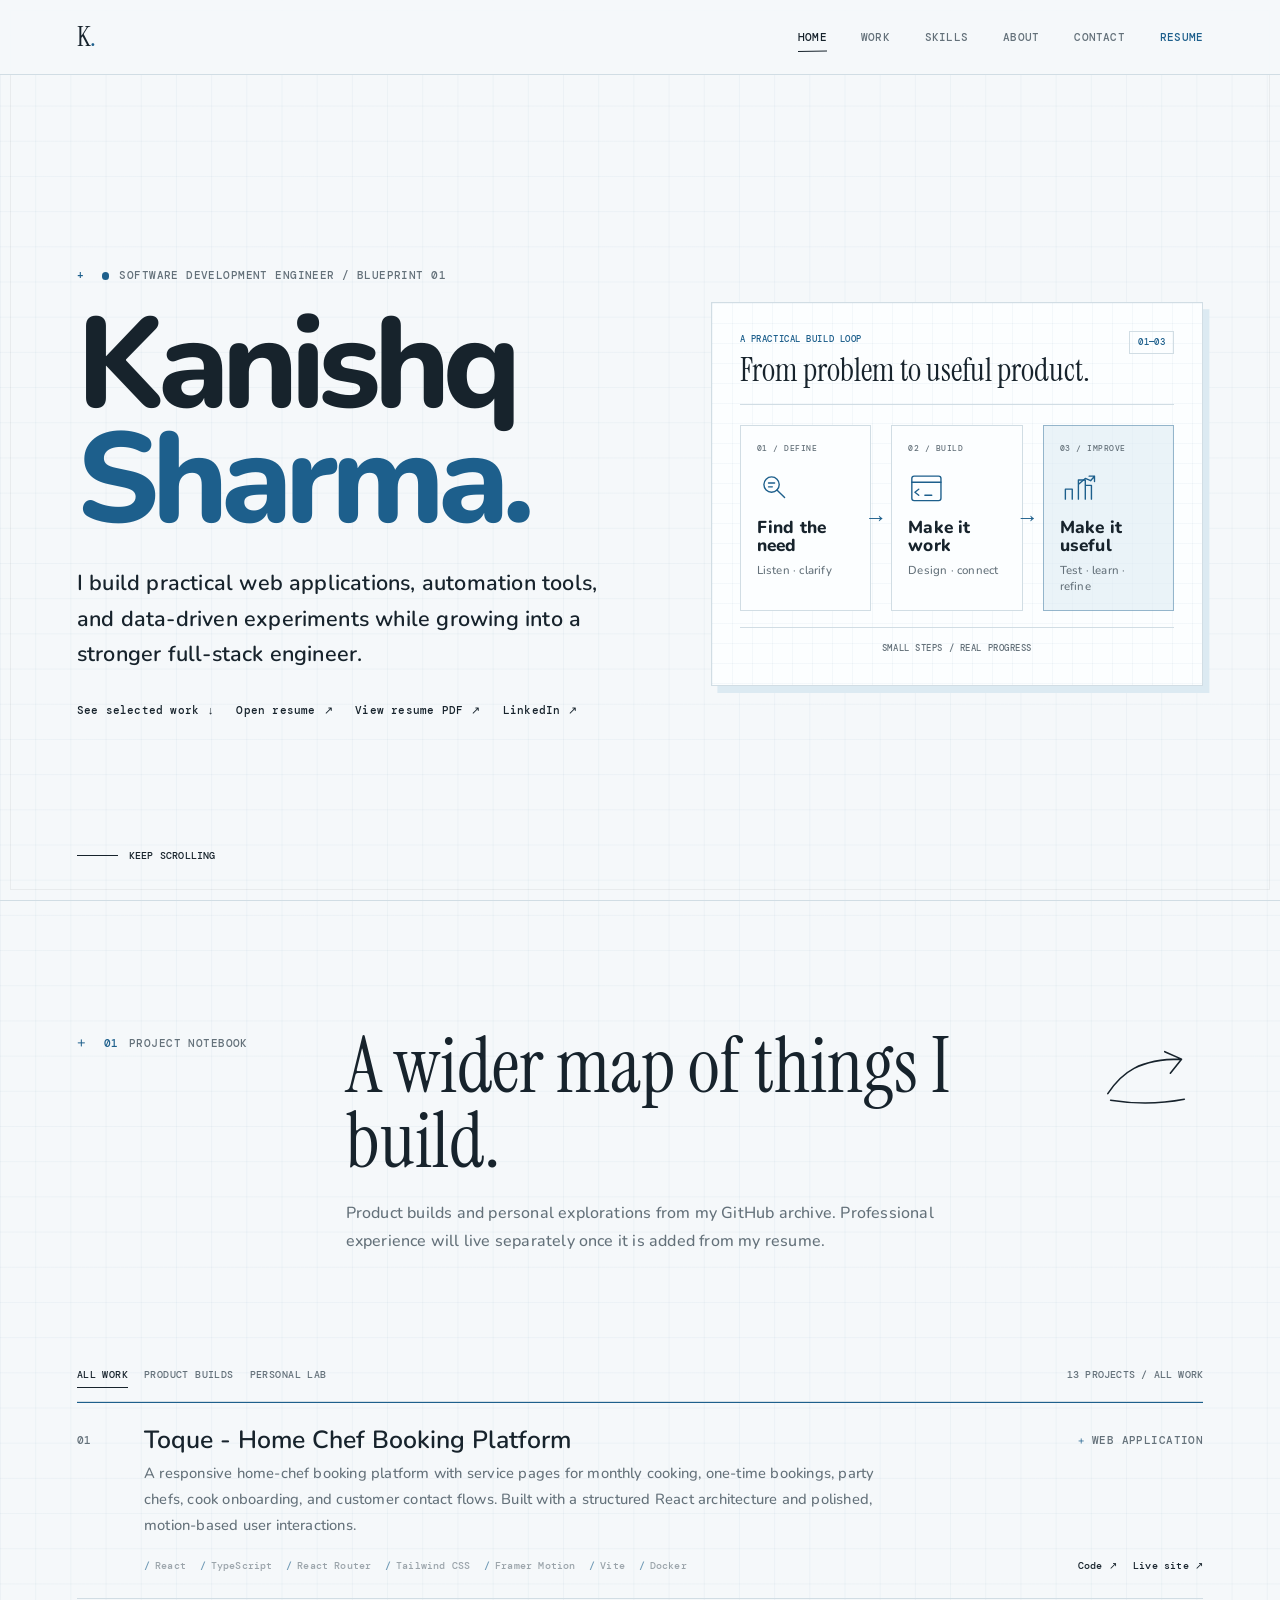
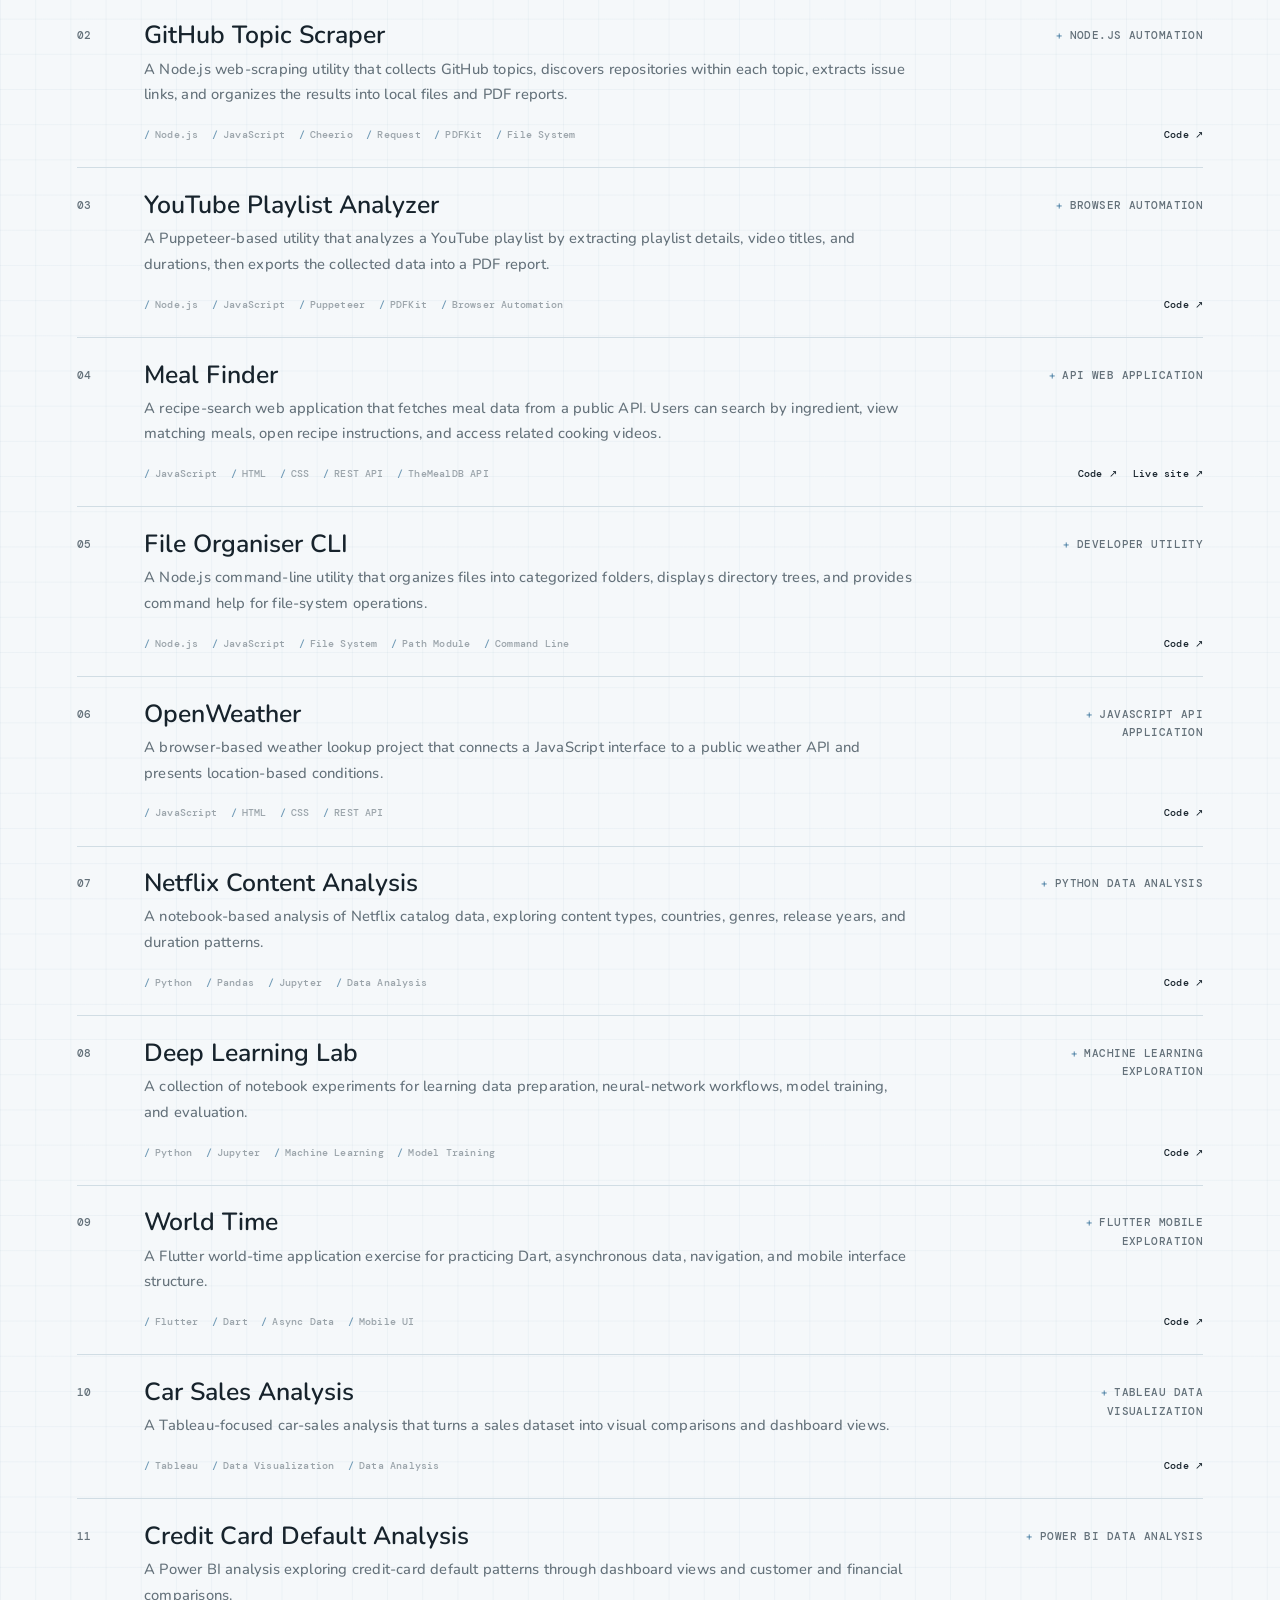
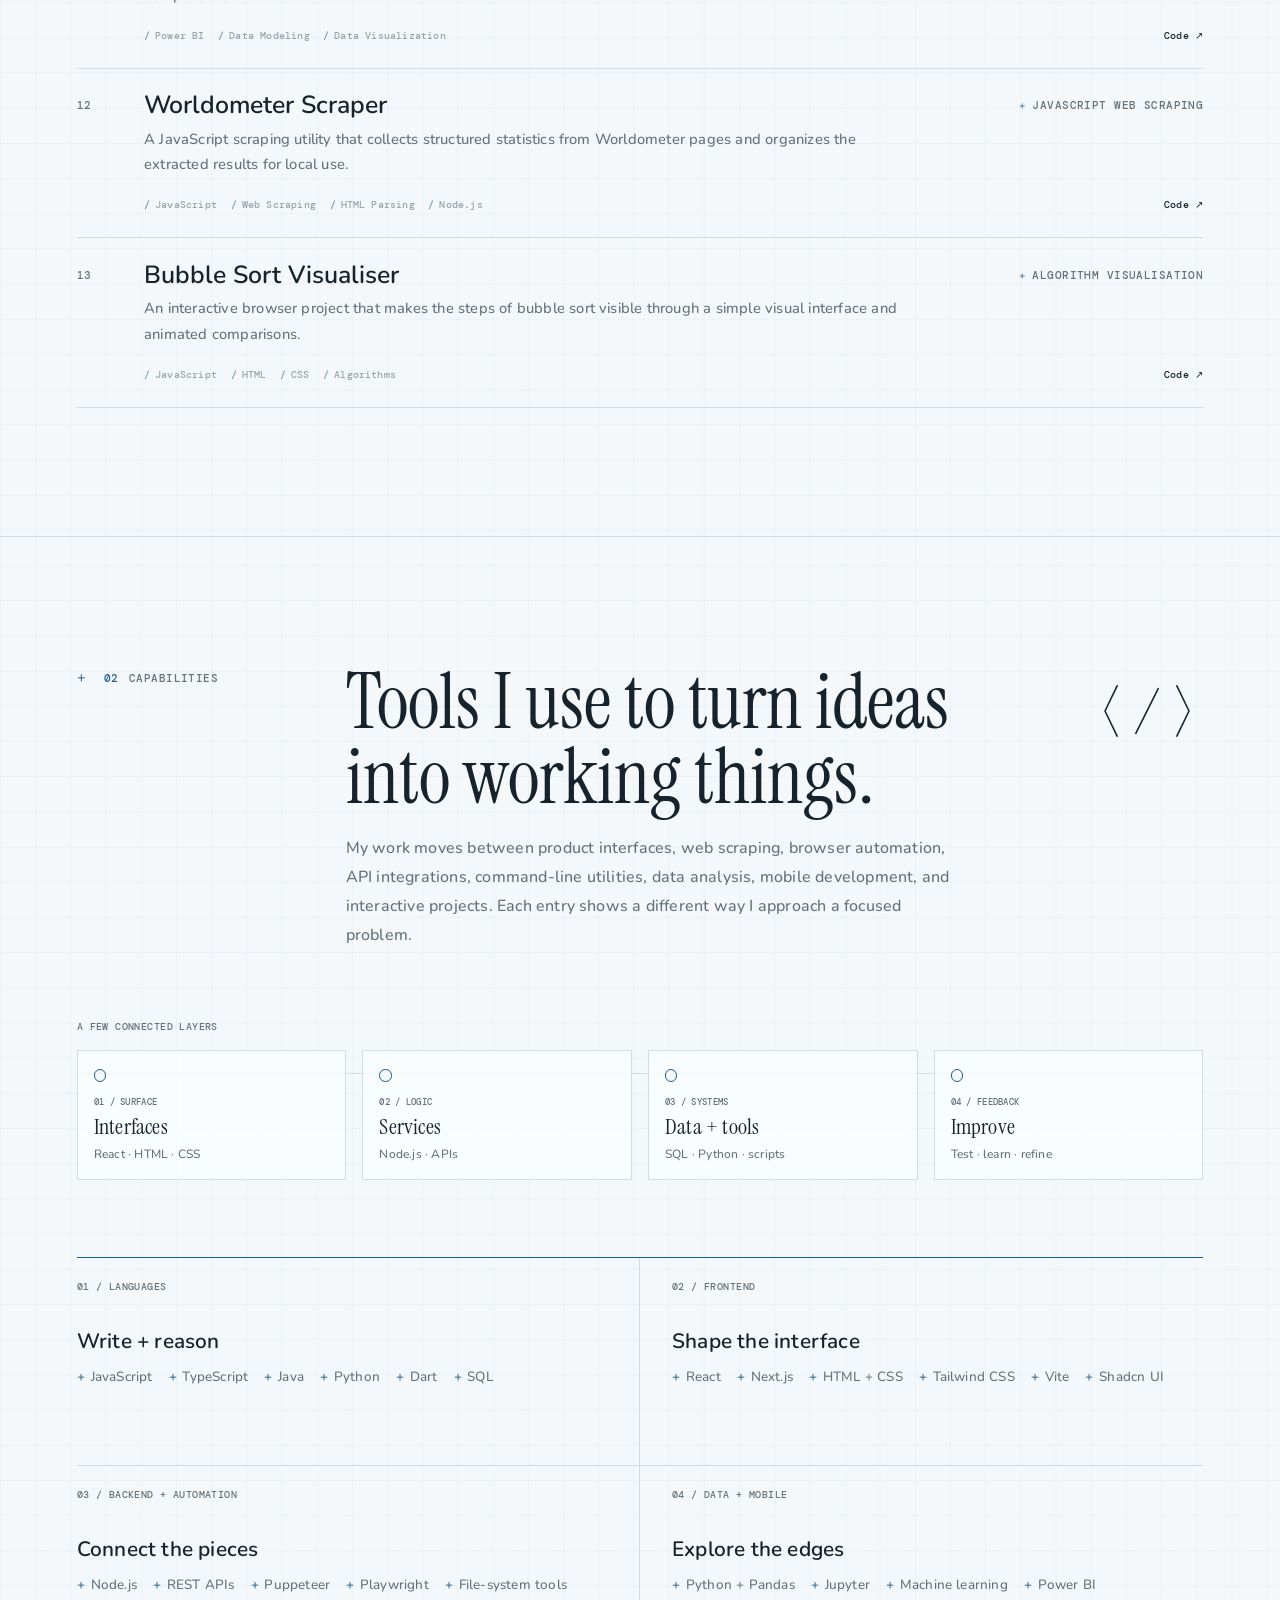
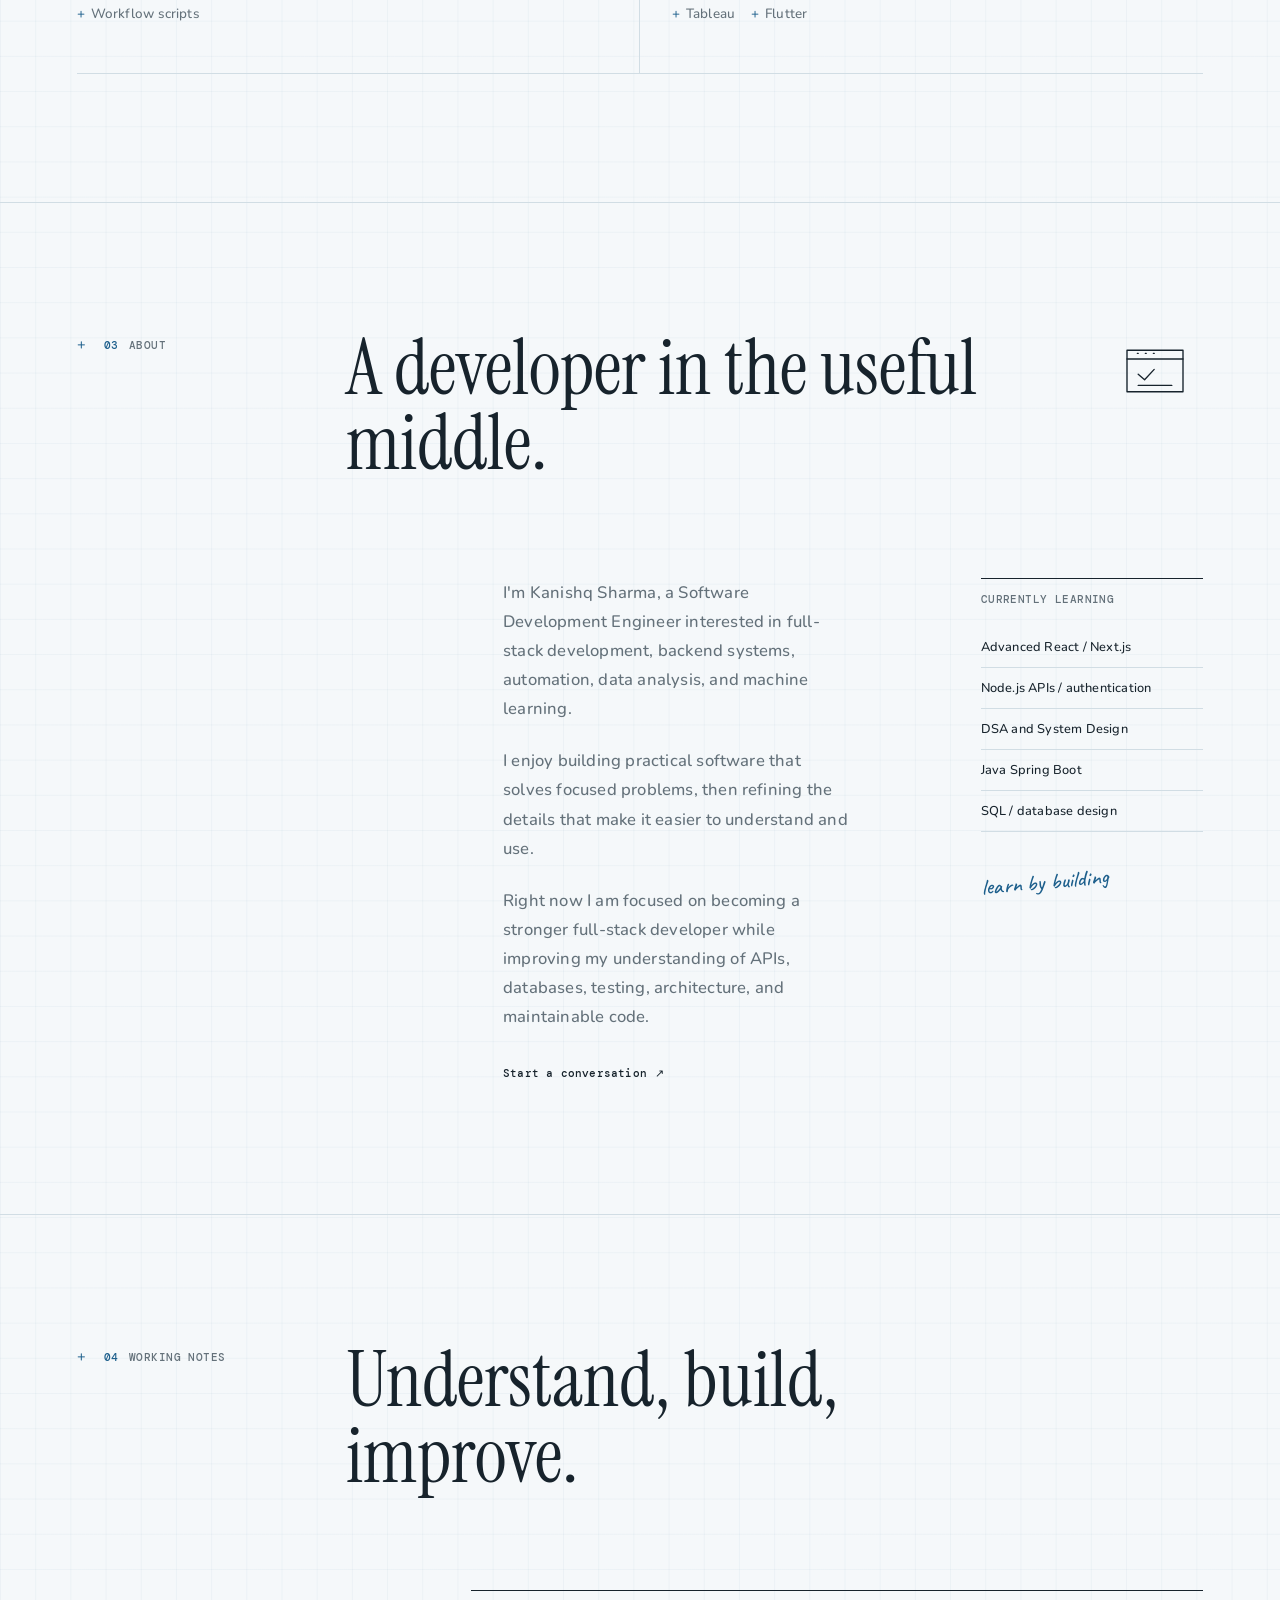
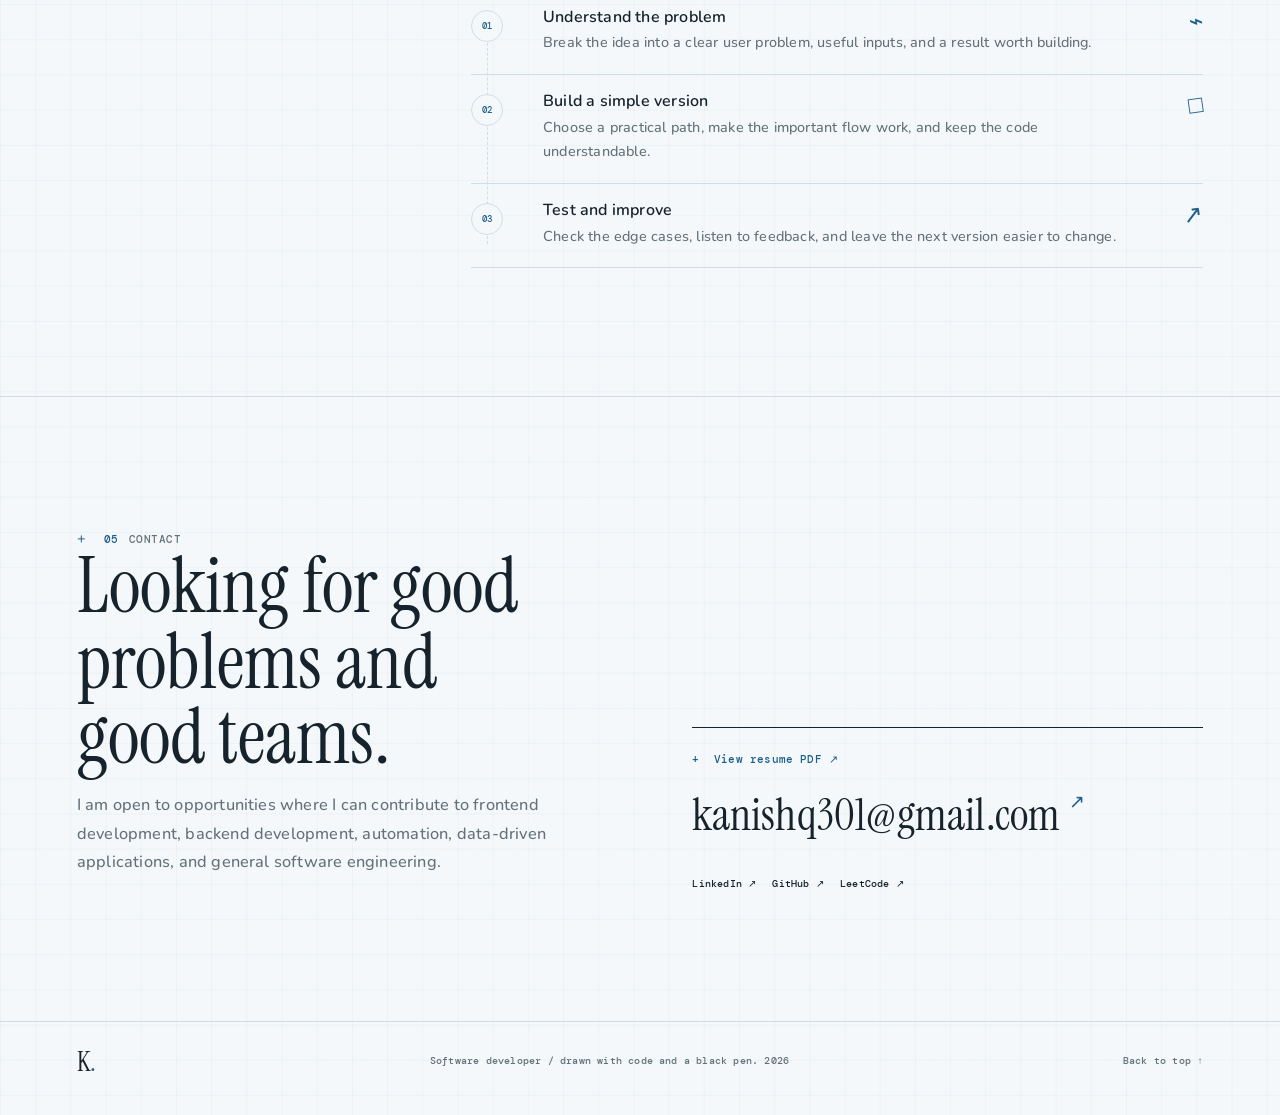
<file: index.html>
<!doctype html>
<html lang="en">

<head>
    <meta charset="UTF-8">
    <meta name="viewport" content="width=device-width, initial-scale=1.0">
    <meta name="description" content="Kanishq Sharma is a software development engineer exploring full-stack applications, automation, data, and machine learning.">
    <title>Kanishq Sharma | Software Development Engineer</title>
    <link rel="preconnect" href="https://fonts.googleapis.com">
    <link rel="preconnect" href="https://fonts.gstatic.com" crossorigin>
    <link href="https://fonts.googleapis.com/css2?family=Caveat:wght@500&family=DM+Mono:wght@400;500&family=Instrument+Serif:ital@0;1&family=Nunito:wght@400;500;600;700;800&display=swap" rel="stylesheet">
    <link rel="stylesheet" href="style.css">
</head>

<body>
    <a class="skip-link" href="#main-content">Skip to content</a>
    <div class="cursor-note" id="cursor-note" aria-hidden="true">
        <span class="cursor-note-arrow">↗</span>
        <span id="cursor-note-label">Explore</span>
    </div>

    <header class="site-header" id="top">
        <a class="brand" href="#home" aria-label="Kanishq Sharma home">K<span>.</span></a>
        <nav class="site-nav" aria-label="Primary navigation">
            <a class="nav-link is-active" data-nav-link href="#home">Home</a>
            <a class="nav-link" data-nav-link href="#work">Work</a>
            <a class="nav-link" data-nav-link href="#skills">Skills</a>
            <a class="nav-link" data-nav-link href="#about">About</a>
            <a class="nav-link" data-nav-link href="#contact">Contact</a>
            <a class="nav-link resume-link" href="resume.html">Resume</a>
        </nav>
        <button class="menu-toggle" type="button" aria-label="Open navigation menu" aria-expanded="false" aria-controls="mobile-nav">
            <span></span><span></span>
        </button>
        <nav class="mobile-nav" id="mobile-nav" aria-label="Mobile navigation" hidden>
            <a data-nav-link href="#home">Home</a>
            <a data-nav-link href="#work">Work</a>
            <a data-nav-link href="#skills">Skills</a>
            <a data-nav-link href="#about">About</a>
            <a data-nav-link href="#contact">Contact</a>
            <a href="resume.html">Resume</a>
        </nav>
    </header>

    <main id="main-content">
        <section class="hero" id="home" aria-labelledby="hero-title">
            <div class="hero-copy">
                <p class="eyebrow intro-reveal"><span class="eyebrow-mark"></span> software development engineer / blueprint 01</p>
                <h1 class="hero-name intro-reveal" id="hero-title">Kanishq<br><em>Sharma.</em></h1>
                <p class="hero-subtitle intro-reveal">I build practical web applications, automation tools, and data-driven experiments while growing into a stronger full-stack engineer.</p>
                <div class="hero-links intro-reveal" aria-label="Quick links">
                    <a class="text-link" href="#work">See selected work <span aria-hidden="true">↓</span></a>
                    <a class="text-link" href="resume.html">Open resume <span aria-hidden="true">↗</span></a>
                    <a class="text-link" href="resume.pdf" target="_blank" rel="noreferrer">View resume PDF <span aria-hidden="true">↗</span></a>
                    <a class="text-link" data-profile-link="linkedin" href="https://www.linkedin.com/in/kanishq-sharma-9b49661bb/" target="_blank" rel="noreferrer">LinkedIn <span aria-hidden="true">↗</span></a>
                </div>
            </div>
            <div class="hero-visual intro-reveal">
                <div class="build-diagram" role="group" aria-labelledby="build-diagram-title">
                    <header class="build-diagram-header">
                        <div>
                            <p class="diagram-kicker">A practical build loop</p>
                            <h2 class="build-diagram-title" id="build-diagram-title">From problem to useful product.</h2>
                        </div>
                        <span class="diagram-status" aria-hidden="true">01—03</span>
                    </header>
                    <ol class="diagram-steps">
                        <li class="diagram-step diagram-step--one">
                            <span class="diagram-index">01 / Define</span>
                            <svg class="diagram-icon" viewBox="0 0 48 48" aria-hidden="true">
                                <circle cx="19" cy="19" r="10"></circle>
                                <path d="m26 26 10 10M15 17h8m-8 5h5"></path>
                            </svg>
                            <h3>Find the need</h3>
                            <p>Listen · clarify</p>
                        </li>
                        <li class="diagram-step diagram-step--two">
                            <span class="diagram-index">02 / Build</span>
                            <svg class="diagram-icon" viewBox="0 0 48 48" aria-hidden="true">
                                <rect x="5" y="8" width="38" height="32" rx="3"></rect>
                                <path d="M5 16h38m-29 9-5 4 5 4m8 0h9"></path>
                            </svg>
                            <h3>Make it work</h3>
                            <p>Design · connect</p>
                        </li>
                        <li class="diagram-step diagram-step--three">
                            <span class="diagram-index">03 / Improve</span>
                            <svg class="diagram-icon" viewBox="0 0 48 48" aria-hidden="true">
                                <path d="M7 38V25h9v13m8 0V13h9v25m8 0V20h-8"></path>
                                <path d="m25 18 8-7 7 3 5-6m-7 0h7v7"></path>
                            </svg>
                            <h3>Make it useful</h3>
                            <p>Test · learn · refine</p>
                        </li>
                    </ol>
                    <p class="diagram-footer">Small steps <span aria-hidden="true">/</span> real progress</p>
                </div>
            </div>
            <a class="hero-note" href="#work"><span class="hero-note-line"></span> Keep scrolling</a>
        </section>

        <section class="section work-section" id="work" aria-labelledby="work-title">
            <div class="section-intro reveal">
                    <p class="section-kicker"><span>01</span> Project notebook</p>
                <div class="section-intro-copy">
                    <h2 id="work-title">A wider map of things I build.</h2>
                    <p>Product builds and personal explorations from my GitHub archive. Professional experience will live separately once it is added from my resume.</p>
                </div>
                <svg class="section-doodle" viewBox="0 0 120 90" aria-hidden="true">
                    <path d="M18 65c15-23 34-37 78-37m-17-8 18 8-12 15" />
                    <path d="M21 72c25 4 53 4 79-1" />
                </svg>
            </div>
            <div class="work-controls" aria-label="Project collections">
                <div class="work-filters" role="group" aria-label="Filter projects">
                    <button class="work-filter is-active" type="button" data-project-filter="all" aria-pressed="true">All work</button>
                    <button class="work-filter" type="button" data-project-filter="build" aria-pressed="false">Product builds</button>
                    <button class="work-filter" type="button" data-project-filter="personal" aria-pressed="false">Personal lab</button>
                </div>
                <p class="work-filter-note" id="project-filter-note" aria-live="polite">14 projects / All work</p>
            </div>
            <div class="project-list" id="project-list" aria-live="polite"></div>
        </section>

        <section class="section capabilities-section" id="skills" aria-labelledby="skills-title">
            <div class="section-intro reveal">
                <p class="section-kicker"><span>02</span> Capabilities</p>
                <div class="section-intro-copy">
                    <h2 id="skills-title">Tools I use to turn ideas into working things.</h2>
                    <p>My work moves between product interfaces, web scraping, browser automation, API integrations, command-line utilities, data analysis, mobile development, and interactive projects. Each entry shows a different way I approach a focused problem.</p>
                </div>
                <svg class="section-doodle" viewBox="0 0 120 90" aria-hidden="true">
                    <path d="M28 18 15 45l13 27m64-54 13 27-13 27M48 69l24-48" />
                </svg>
            </div>
            <div class="stack-map reveal" aria-label="A simple map of connected software layers">
                <p class="stack-map-heading">A few connected layers</p>
                <ol class="stack-map-track">
                    <li class="stack-map-node">
                        <span class="stack-map-index">01 / Surface</span>
                        <strong>Interfaces</strong>
                        <span class="stack-map-detail">React · HTML · CSS</span>
                    </li>
                    <li class="stack-map-node">
                        <span class="stack-map-index">02 / Logic</span>
                        <strong>Services</strong>
                        <span class="stack-map-detail">Node.js · APIs</span>
                    </li>
                    <li class="stack-map-node">
                        <span class="stack-map-index">03 / Systems</span>
                        <strong>Data + tools</strong>
                        <span class="stack-map-detail">SQL · Python · scripts</span>
                    </li>
                    <li class="stack-map-node">
                        <span class="stack-map-index">04 / Feedback</span>
                        <strong>Improve</strong>
                        <span class="stack-map-detail">Test · learn · refine</span>
                    </li>
                </ol>
            </div>
            <div class="capability-grid">
                <article class="capability-group reveal">
                    <p class="capability-label">01 / Languages</p>
                    <h3>Write + reason</h3>
                    <ul class="capability-list"><li>JavaScript</li><li>TypeScript</li><li>Java</li><li>Python</li><li>Dart</li><li>SQL</li></ul>
                </article>
                <article class="capability-group reveal">
                    <p class="capability-label">02 / Frontend</p>
                    <h3>Shape the interface</h3>
                    <ul class="capability-list"><li>React</li><li>Next.js</li><li>HTML + CSS</li><li>Tailwind CSS</li><li>Vite</li><li>Shadcn UI</li></ul>
                </article>
                <article class="capability-group reveal">
                    <p class="capability-label">03 / Backend + automation</p>
                    <h3>Connect the pieces</h3>
                    <ul class="capability-list"><li>Node.js</li><li>REST APIs</li><li>Puppeteer</li><li>Playwright</li><li>File-system tools</li><li>Workflow scripts</li></ul>
                </article>
                <article class="capability-group reveal">
                    <p class="capability-label">04 / Data + mobile</p>
                    <h3>Explore the edges</h3>
                    <ul class="capability-list"><li>Python + Pandas</li><li>Jupyter</li><li>Machine learning</li><li>Power BI</li><li>Tableau</li><li>Flutter</li></ul>
                </article>
            </div>
        </section>

        <section class="section about-section" id="about" aria-labelledby="about-title">
            <div class="section-intro reveal">
                <p class="section-kicker"><span>03</span> About</p>
                <div class="section-intro-copy">
                    <h2 id="about-title">A developer in the useful middle.</h2>
                </div>
                <svg class="section-doodle small-doodle" viewBox="0 0 120 90" aria-hidden="true">
                    <path d="M25 19h70v52H25z" />
                    <path d="M25 30h70M38 23h1m9 0h1m9 0h1" />
                    <path d="M39 49l8 7 12-13m-20 20h42" />
                </svg>
            </div>
            <div class="about-grid">
                <div class="about-copy reveal">
                    <p>I'm Kanishq Sharma, a Software Development Engineer interested in full-stack development, backend systems, automation, data analysis, and machine learning.</p>
                    <p>I enjoy building practical software that solves focused problems, then refining the details that make it easier to understand and use.</p>
                    <p>Right now I am focused on becoming a stronger full-stack developer while improving my understanding of APIs, databases, testing, architecture, and maintainable code.</p>
                    <a class="text-link" href="#contact">Start a conversation <span aria-hidden="true">↗</span></a>
                </div>
                <aside class="about-notes reveal" aria-label="Tools and focus areas">
                    <p class="note-heading">Currently learning</p>
                    <ul class="tool-list">
                        <li>Advanced React / Next.js</li>
                        <li>Node.js APIs / authentication</li>
                        <li>DSA and System Design</li>
                        <li>Java Spring Boot</li>
                        <li>SQL / database design</li>
                        <!-- <li>Testing / CI/CD workflows</li> -->
                        <!-- <li>Machine-learning fundamentals</li> -->
                    </ul>
                    <p class="hand-note">learn by building</p>
                </aside>
            </div>
        </section>

        <section class="section approach-section" aria-labelledby="approach-title">
            <div class="section-intro reveal">
                <p class="section-kicker"><span>04</span> Working notes</p>
                <div class="section-intro-copy">
                    <h2 id="approach-title">Understand, build, improve.</h2>
                </div>
            </div>
            <ol class="approach-list" aria-label="A three-step development process">
                <li class="approach-item reveal">
                    <span class="approach-number">01</span>
                    <div><h3>Understand the problem</h3><p>Break the idea into a clear user problem, useful inputs, and a result worth building.</p></div>
                    <span class="approach-mark" aria-hidden="true">⌁</span>
                </li>
                <li class="approach-item reveal">
                    <span class="approach-number">02</span>
                    <div><h3>Build a simple version</h3><p>Choose a practical path, make the important flow work, and keep the code understandable.</p></div>
                    <span class="approach-mark" aria-hidden="true">□</span>
                </li>
                <li class="approach-item reveal">
                    <span class="approach-number">03</span>
                    <div><h3>Test and improve</h3><p>Check the edge cases, listen to feedback, and leave the next version easier to change.</p></div>
                    <span class="approach-mark" aria-hidden="true">↗</span>
                </li>
            </ol>
        </section>

        <section class="section contact-section" id="contact" aria-labelledby="contact-title">
            <div class="contact-copy reveal">
                <p class="section-kicker"><span>05</span> Contact</p>
                <h2 id="contact-title">Looking for good problems and good teams.</h2>
                <p>I am open to opportunities where I can contribute to frontend development, backend development, automation, data-driven applications, and general software engineering.</p>
            </div>
            <div class="contact-actions reveal">
                <a class="contact-resume" href="resume.pdf" target="_blank" rel="noreferrer">View resume PDF <span aria-hidden="true">↗</span></a>
                <a class="contact-email" data-contact-email href="mailto:kanishq301@gmail.com">kanishq301@gmail.com <span aria-hidden="true">↗</span></a>
                <div class="social-links" aria-label="Social links">
                    <a data-profile-link="linkedin" href="https://www.linkedin.com/in/kanishq-sharma-9b49661bb/" target="_blank" rel="noreferrer">LinkedIn <span aria-hidden="true">↗</span></a>
                    <a data-profile-link="github" href="https://github.com/Kanishq10" target="_blank" rel="noreferrer">GitHub <span aria-hidden="true">↗</span></a>
                    <a data-profile-link="leetcode" href="https://leetcode.com/u/kanishq10/" target="_blank" rel="noreferrer">LeetCode <span aria-hidden="true">↗</span></a>
                </div>
                <!-- <p class="contact-note">Update the email and social URLs in <span>scripts/main.js</span>.</p> -->
            </div>
        </section>
    </main>

    <footer class="site-footer">
        <a class="brand" href="#home" aria-label="Back to top">K<span>.</span></a>
        <p>Software developer / drawn with code and a black pen. <span id="year"></span></p>
        <a class="back-top" href="#top">Back to top <span aria-hidden="true">↑</span></a>
    </footer>

    <script src="scripts/main.js" defer></script>
</body>

</html>
</file>
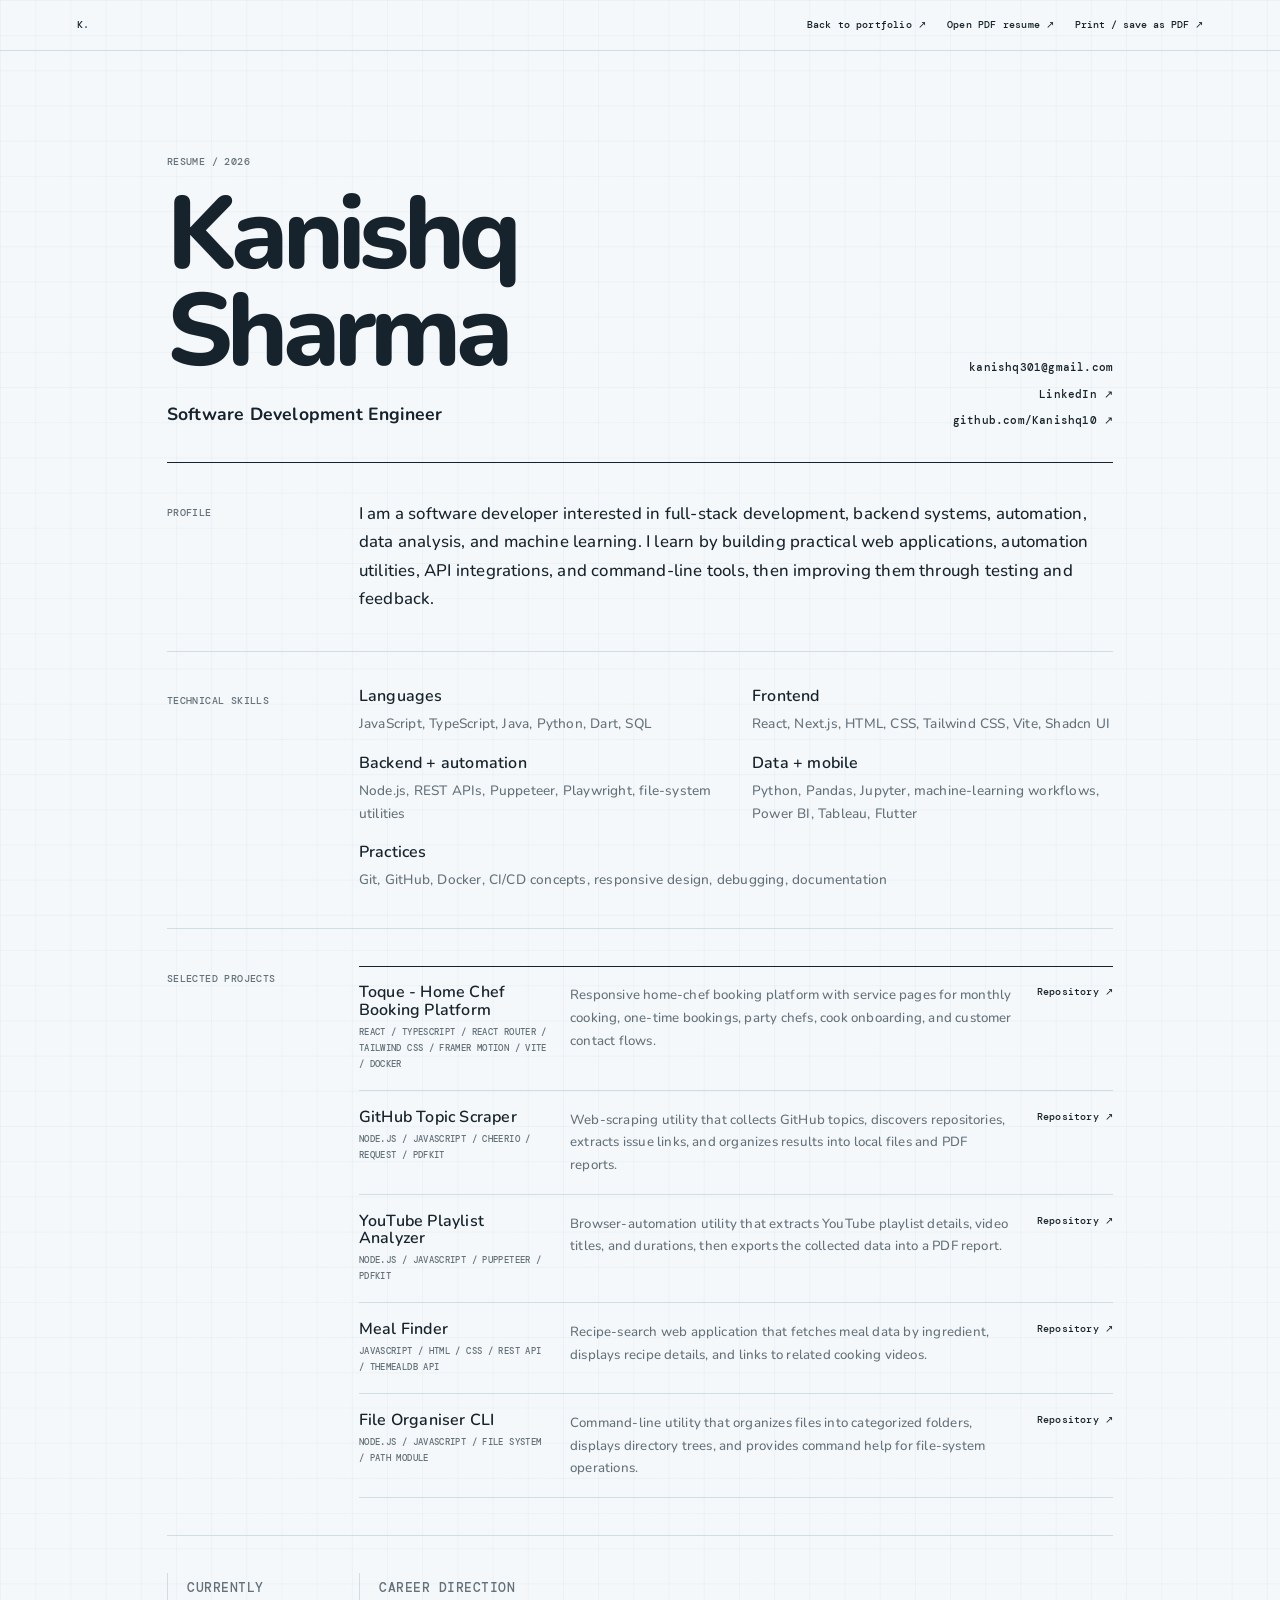
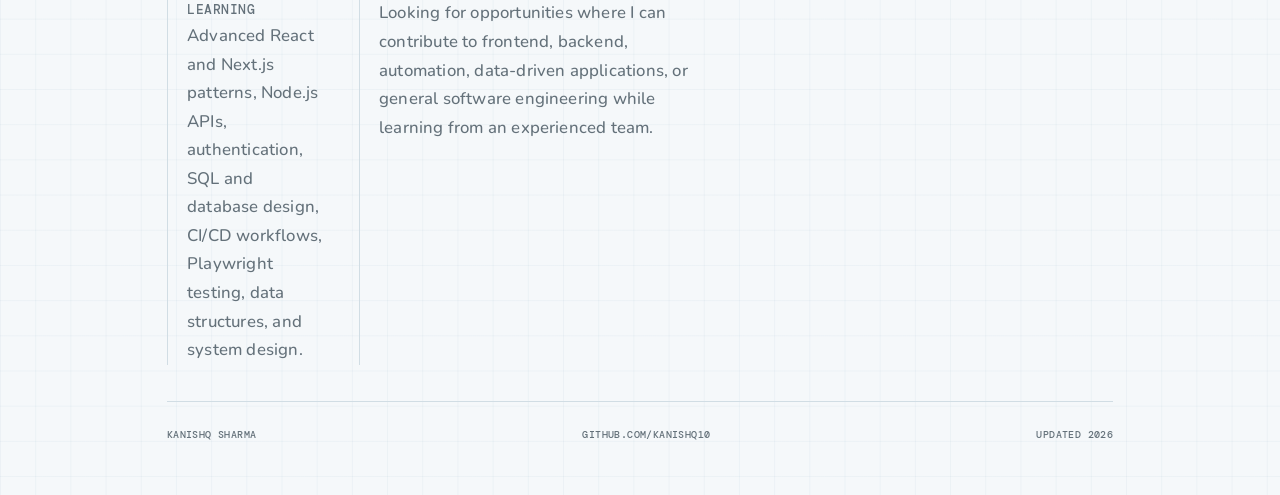
<file: resume.html>
<!doctype html>
<html lang="en">

<head>
    <meta charset="UTF-8">
    <meta name="viewport" content="width=device-width, initial-scale=1.0">
    <meta name="description" content="Resume of Kanishq Sharma, a software development engineer exploring full-stack development, automation, and data.">
    <title>Kanishq Sharma | Resume</title>
    <link rel="preconnect" href="https://fonts.googleapis.com">
    <link rel="preconnect" href="https://fonts.gstatic.com" crossorigin>
    <link href="https://fonts.googleapis.com/css2?family=Caveat:wght@500&family=DM+Mono:wght@400;500&family=Instrument+Serif:ital@0;1&family=Nunito:wght@400;500;600;700;800&display=swap" rel="stylesheet">
    <link rel="stylesheet" href="resume.css">
</head>

<body>
    <header class="resume-toolbar">
        <a class="resume-brand" href="index.html" aria-label="Back to portfolio">K<span>.</span></a>
        <nav aria-label="Resume actions">
            <a href="index.html">Back to portfolio <span aria-hidden="true">↗</span></a>
            <a href="resume.pdf" target="_blank" rel="noreferrer">Open PDF resume <span aria-hidden="true">↗</span></a>
            <button id="print-resume" type="button">Print / save as PDF <span aria-hidden="true">↗</span></button>
        </nav>
    </header>

    <main class="resume-page">
        <header class="resume-header">
            <div>
                <p class="resume-kicker">Resume / 2026</p>
                <h1>Kanishq Sharma</h1>
                <p class="resume-role">Software Development Engineer</p>
            </div>
            <div class="resume-contact">
                <a href="mailto:kanishq301@gmail.com">kanishq301@gmail.com</a>
                <a href="https://www.linkedin.com/in/kanishq-sharma-9b49661bb/" target="_blank" rel="noreferrer">LinkedIn ↗</a>
                <a href="https://github.com/Kanishq10" target="_blank" rel="noreferrer">github.com/Kanishq10 ↗</a>
            </div>
        </header>

        <section class="resume-section resume-profile" aria-labelledby="profile-title">
            <p class="resume-label" id="profile-title">Profile</p>
            <p>I am a software developer interested in full-stack development, backend systems, automation, data analysis, and machine learning. I learn by building practical web applications, automation utilities, API integrations, and command-line tools, then improving them through testing and feedback.</p>
        </section>

        <section class="resume-section" aria-labelledby="skills-title">
            <p class="resume-label" id="skills-title">Technical skills</p>
            <div class="resume-skill-grid">
                <div><h2>Languages</h2><p>JavaScript, TypeScript, Java, Python, Dart, SQL</p></div>
                <div><h2>Frontend</h2><p>React, Next.js, HTML, CSS, Tailwind CSS, Vite, Shadcn UI</p></div>
                <div><h2>Backend + automation</h2><p>Node.js, REST APIs, Puppeteer, Playwright, file-system utilities</p></div>
                <div><h2>Data + mobile</h2><p>Python, Pandas, Jupyter, machine-learning workflows, Power BI, Tableau, Flutter</p></div>
                <div><h2>Practices</h2><p>Git, GitHub, Docker, CI/CD concepts, responsive design, debugging, documentation</p></div>
            </div>
        </section>

        <section class="resume-section" aria-labelledby="projects-title">
            <p class="resume-label" id="projects-title">Selected projects</p>
            <div class="resume-project-list">
                <article class="resume-project">
                    <div><h2>Toque - Home Chef Booking Platform</h2><p class="resume-project-meta">React / TypeScript / React Router / Tailwind CSS / Framer Motion / Vite / Docker</p></div>
                    <p>Responsive home-chef booking platform with service pages for monthly cooking, one-time bookings, party chefs, cook onboarding, and customer contact flows.</p>
                    <a href="https://github.com/Kanishq10/Toque_chef_hire" target="_blank" rel="noreferrer">Repository ↗</a>
                </article>
                <article class="resume-project">
                    <div><h2>GitHub Topic Scraper</h2><p class="resume-project-meta">Node.js / JavaScript / Cheerio / Request / PDFKit</p></div>
                    <p>Web-scraping utility that collects GitHub topics, discovers repositories, extracts issue links, and organizes results into local files and PDF reports.</p>
                    <a href="https://github.com/Kanishq10/Github_Scrapper" target="_blank" rel="noreferrer">Repository ↗</a>
                </article>
                <article class="resume-project">
                    <div><h2>YouTube Playlist Analyzer</h2><p class="resume-project-meta">Node.js / JavaScript / Puppeteer / PDFKit</p></div>
                    <p>Browser-automation utility that extracts YouTube playlist details, video titles, and durations, then exports the collected data into a PDF report.</p>
                    <a href="https://github.com/Kanishq10/Youtube_playlist_analyser" target="_blank" rel="noreferrer">Repository ↗</a>
                </article>
                <article class="resume-project">
                    <div><h2>Meal Finder</h2><p class="resume-project-meta">JavaScript / HTML / CSS / REST API / TheMealDB API</p></div>
                    <p>Recipe-search web application that fetches meal data by ingredient, displays recipe details, and links to related cooking videos.</p>
                    <a href="https://github.com/Kanishq10/meal-search-api" target="_blank" rel="noreferrer">Repository ↗</a>
                </article>
                <article class="resume-project">
                    <div><h2>File Organiser CLI</h2><p class="resume-project-meta">Node.js / JavaScript / File System / Path Module</p></div>
                    <p>Command-line utility that organizes files into categorized folders, displays directory trees, and provides command help for file-system operations.</p>
                    <a href="https://github.com/Kanishq10/FileOrganiser" target="_blank" rel="noreferrer">Repository ↗</a>
                </article>
            </div>
        </section>

        <section class="resume-section resume-two-column" aria-labelledby="focus-title">
            <div>
                <p class="resume-label" id="focus-title">Currently learning</p>
                <p>Advanced React and Next.js patterns, Node.js APIs, authentication, SQL and database design, CI/CD workflows, Playwright testing, data structures, and system design.</p>
            </div>
            <div>
                <p class="resume-label">Career direction</p>
                <p>Looking for opportunities where I can contribute to frontend, backend, automation, data-driven applications, or general software engineering while learning from an experienced team.</p>
            </div>
        </section>

        <footer class="resume-footer">
            <span>Kanishq Sharma</span>
            <span>github.com/Kanishq10</span>
            <span>Updated 2026</span>
        </footer>
    </main>

    <script src="scripts/main.js" defer></script>
</body>

</html>
</file>
<file: style.css>
:root {
    --paper: #f5f8fa;
    --paper-deep: #e8eff3;
    --ink: #17232c;
    --muted: #64717a;
    --line: #d1dde4;
    --accent: #1d5f8c;
    --accent-soft: #dceaf2;
    --white: #fcfeff;
    --font-display: "Instrument Serif", Georgia, serif;
    --font-body: "Nunito", sans-serif;
    --font-mono: "DM Mono", monospace;
    --font-hand: "Caveat", cursive;
}

* {
    box-sizing: border-box;
}

html {
    scroll-behavior: smooth;
    scroll-padding-top: 5rem;
}

body {
    background-color: var(--paper);
    background-image: linear-gradient(rgba(29, 95, 140, .045) 1px, transparent 1px), linear-gradient(90deg, rgba(29, 95, 140, .045) 1px, transparent 1px);
    background-size: 2.2rem 2.2rem;
    color: var(--ink);
    font-family: var(--font-body);
    font-size: 1.02rem;
    font-weight: 500;
    letter-spacing: .012em;
    line-height: 1.75;
    margin: 0;
    min-width: 320px;
    overflow-x: hidden;
}

body::after {
    border: 1px solid rgba(17, 17, 17, .05);
    content: "";
    inset: .65rem;
    pointer-events: none;
    position: fixed;
    z-index: -1;
}

img,
svg {
    display: block;
    max-width: 100%;
}

a {
    color: inherit;
}

button {
    color: inherit;
    cursor: pointer;
    font: inherit;
}

::selection {
    background: var(--accent-soft);
    color: var(--ink);
}

:focus-visible {
    outline: 2px solid var(--accent);
    outline-offset: 4px;
}

[hidden] {
    display: none !important;
}

.skip-link {
    background: var(--ink);
    color: var(--paper);
    left: 1rem;
    padding: .65rem 1rem;
    position: fixed;
    text-decoration: none;
    top: -4rem;
    z-index: 20;
}

.skip-link:focus {
    top: 1rem;
}

.site-header {
    align-items: center;
    background: rgba(245, 248, 250, .96);
    border-bottom: 1px solid var(--line);
    display: flex;
    height: 4.7rem;
    justify-content: space-between;
    padding: 0 clamp(1.1rem, 6vw, 5.5rem);
    position: sticky;
    top: 0;
    z-index: 10;
}

.brand {
    font-family: var(--font-display);
    font-size: 1.7rem;
    line-height: 1;
    text-decoration: none;
}

.brand span {
    color: var(--accent);
}

.site-nav {
    align-items: center;
    display: flex;
    gap: clamp(1.1rem, 3vw, 2.2rem);
}

.nav-link {
    color: var(--muted);
    font-family: var(--font-mono);
    font-size: .68rem;
    position: relative;
    text-decoration: none;
    text-transform: uppercase;
    transition: color 180ms ease, transform 180ms ease;
}

.nav-link::after {
    background: var(--ink);
    bottom: -.35rem;
    content: "";
    height: 1px;
    left: 0;
    position: absolute;
    transform: scaleX(0) rotate(-1deg);
    transform-origin: left;
    transition: transform 220ms ease;
    width: 100%;
}

.nav-link:hover,
.nav-link.is-active {
    color: var(--ink);
    transform: translateX(1px);
}

.nav-link:hover::after,
.nav-link.is-active::after {
    transform: scaleX(1) rotate(-1deg);
}

.nav-link.resume-link {
    color: var(--accent);
}

.menu-toggle {
    align-items: flex-end;
    background: transparent;
    border: 0;
    display: none;
    flex-direction: column;
    gap: .35rem;
    padding: .4rem 0 .4rem .4rem;
}

.menu-toggle span {
    background: var(--ink);
    display: block;
    height: 1px;
    transition: transform 180ms ease, width 180ms ease;
    width: 1.55rem;
}

.menu-toggle span:last-child {
    width: 1rem;
}

.menu-toggle.is-open span:first-child {
    transform: translateY(.2rem) rotate(45deg);
}

.menu-toggle.is-open span:last-child {
    transform: translateY(-.2rem) rotate(-45deg);
    width: 1.55rem;
}

.mobile-nav {
    background: var(--paper);
    border-bottom: 1px solid var(--line);
    left: 0;
    padding: .65rem clamp(1.1rem, 6vw, 5.5rem) 1.25rem;
    position: absolute;
    right: 0;
    top: 4.7rem;
}

.mobile-nav a {
    border-bottom: 1px solid var(--line);
    display: block;
    font-family: var(--font-mono);
    font-size: .72rem;
    padding: .7rem 0;
    text-decoration: none;
    text-transform: uppercase;
}

.cursor-note {
    align-items: center;
    color: var(--ink);
    display: flex;
    font-family: var(--font-hand);
    font-size: 1.1rem;
    gap: .2rem;
    opacity: 0;
    pointer-events: none;
    position: fixed;
    transform: translate3d(0, 0, 0);
    transition: opacity 160ms ease;
    white-space: nowrap;
    z-index: 30;
}

.has-cursor-note .cursor-note {
    opacity: 1;
}

.cursor-note-arrow {
    color: var(--accent);
    font-family: var(--font-body);
    font-size: 1.1rem;
}

.hero {
    align-items: center;
    display: grid;
    gap: clamp(2.5rem, 7vw, 7rem);
    grid-template-columns: minmax(0, 1.05fr) minmax(280px, .95fr);
    margin: 0 auto;
    max-width: 1320px;
    min-height: calc(100svh - 4.7rem);
    padding: clamp(5rem, 12vh, 9rem) clamp(1.1rem, 6vw, 5.5rem) 6rem;
    position: relative;
}

.hero-copy {
    max-width: 42rem;
}

.eyebrow,
.section-kicker,
.project-number,
.project-type,
.note-heading,
.project-status,
.contact-note {
    color: var(--muted);
    font-family: var(--font-mono);
    font-size: .66rem;
    letter-spacing: .04em;
    text-transform: uppercase;
}

.eyebrow::before,
.section-kicker::before,
.project-type::before,
.project-status::before,
.contact-resume::before {
    color: var(--accent);
    content: "+";
    margin-right: .45rem;
}

.eyebrow {
    align-items: center;
    display: flex;
    gap: .65rem;
    margin: 0 0 1.4rem;
}

.eyebrow-mark {
    background: var(--accent);
    border-radius: 50%;
    display: inline-block;
    height: .45rem;
    width: .45rem;
}

.hero-name,
h2,
h3,
p {
    margin-top: 0;
}

.hero-name,
h2,
h3 {
    line-height: .98;
}

.hero-name {
    font-family: var(--font-body);
    font-size: clamp(4.5rem, 10vw, 8.5rem);
    font-weight: 800;
    letter-spacing: -.055em;
    line-height: .9;
    margin: 0 0 1.75rem;
}

.hero-name em {
    color: var(--accent);
    font-style: normal;
}

.hero-subtitle {
    font-size: clamp(1.1rem, 2vw, 1.35rem);
    font-weight: 600;
    line-height: 1.65;
    margin-bottom: 1.75rem;
    max-width: 40rem;
}

.hero-links {
    display: flex;
    flex-wrap: wrap;
    gap: 1.4rem;
}

.text-link {
    display: inline-flex;
    font-family: var(--font-mono);
    font-size: .7rem;
    gap: .5rem;
    position: relative;
    text-decoration: none;
}

.text-link::after {
    background: var(--ink);
    bottom: -.25rem;
    content: "";
    height: 1px;
    left: 0;
    position: absolute;
    transform: scaleX(0) rotate(-1deg);
    transform-origin: left;
    transition: transform 220ms ease;
    width: calc(100% - 1.25rem);
}

.text-link:hover {
    transform: translateX(1px);
}

.text-link:hover::after {
    transform: scaleX(1) rotate(-1deg);
}

.hero-visual {
    align-self: center;
    justify-self: center;
    max-width: 38rem;
    width: 100%;
}

.build-diagram {
    background-color: var(--white);
    background-image: linear-gradient(rgba(29, 95, 140, .04) 1px, transparent 1px), linear-gradient(90deg, rgba(29, 95, 140, .04) 1px, transparent 1px);
    background-size: 1.25rem 1.25rem;
    border: 1px solid var(--line);
    box-shadow: .4rem .45rem 0 var(--accent-soft);
    padding: clamp(1.1rem, 3vw, 1.75rem);
}

.build-diagram-header {
    align-items: start;
    border-bottom: 1px solid var(--line);
    display: flex;
    gap: 1rem;
    justify-content: space-between;
    margin-bottom: 1.25rem;
    padding-bottom: 1rem;
}

.diagram-kicker,
.diagram-index,
.diagram-footer {
    color: var(--muted);
    font-family: var(--font-mono);
    font-size: .58rem;
    letter-spacing: .06em;
    text-transform: uppercase;
}

.diagram-kicker {
    color: var(--accent);
    margin: 0 0 .45rem;
}

.build-diagram-title {
    font-family: var(--font-display);
    font-size: clamp(1.45rem, 3vw, 2rem);
    font-weight: 400;
    line-height: 1.05;
    margin: 0;
}

.diagram-status {
    border: 1px solid var(--line);
    color: var(--accent);
    flex-shrink: 0;
    font-family: var(--font-mono);
    font-size: .55rem;
    letter-spacing: .04em;
    line-height: 1;
    padding: .4rem .5rem;
}

.diagram-steps {
    display: grid;
    gap: 1.25rem;
    grid-template-columns: repeat(3, minmax(0, 1fr));
    list-style: none;
    margin: 0;
    padding: 0;
}

.diagram-step {
    background: rgba(252, 254, 255, .94);
    border: 1px solid var(--line);
    min-width: 0;
    opacity: 0;
    padding: 1rem;
    position: relative;
    transform: translateY(7px);
    transition: background-color 200ms ease, border-color 200ms ease, box-shadow 200ms ease, transform 200ms ease;
}

.diagram-step:not(:last-child)::after {
    color: var(--accent);
    content: "→";
    font-family: var(--font-body);
    font-size: 1.4rem;
    font-weight: 800;
    position: absolute;
    right: -1.05rem;
    top: 50%;
    transform: translateY(-50%);
    z-index: 1;
}

.diagram-step--three {
    background: rgba(220, 234, 242, .56);
    border-color: rgba(29, 95, 140, .42);
}

.diagram-step--one {
    animation: diagram-step-in 480ms ease .35s both;
}

.diagram-step--two {
    animation: diagram-step-in 480ms ease .52s both;
}

.diagram-step--three {
    animation: diagram-step-in 480ms ease .69s both;
}

.diagram-step:hover {
    border-color: var(--accent);
    box-shadow: .2rem .2rem 0 var(--accent-soft);
}

.diagram-index {
    display: block;
    font-size: .52rem;
    margin-bottom: .85rem;
}

.diagram-icon {
    fill: none;
    height: 2.3rem;
    margin-bottom: .75rem;
    stroke: var(--accent);
    stroke-linecap: round;
    stroke-linejoin: round;
    stroke-width: 1.8;
    width: 2.3rem;
}

.diagram-step h3 {
    font-family: var(--font-body);
    font-size: 1.08rem;
    font-weight: 800;
    line-height: 1.05;
    margin: 0;
}

.diagram-step p {
    color: var(--muted);
    font-size: .72rem;
    line-height: 1.4;
    margin: .45rem 0 0;
}

.diagram-footer {
    border-top: 1px solid var(--line);
    margin: 1rem 0 0;
    padding-top: .75rem;
    text-align: center;
}

.hero-note {
    align-items: center;
    bottom: 2.2rem;
    display: flex;
    font-family: var(--font-mono);
    font-size: .63rem;
    gap: .65rem;
    left: clamp(1.1rem, 6vw, 5.5rem);
    position: absolute;
    text-decoration: none;
    text-transform: uppercase;
}

.hero-note-line {
    background: var(--ink);
    display: inline-block;
    height: 1px;
    width: 2.6rem;
}

.section {
    border-top: 1px solid var(--line);
    margin: 0 auto;
    max-width: 1320px;
    padding: clamp(5rem, 10vw, 9rem) clamp(1.1rem, 6vw, 5.5rem);
}

.section-intro {
    align-items: start;
    display: grid;
    gap: 2rem;
    grid-template-columns: minmax(8rem, .35fr) minmax(0, 1fr) minmax(5rem, .22fr);
    margin-bottom: clamp(3rem, 6vw, 5rem);
}

.section-kicker {
    display: flex;
    gap: .65rem;
    margin: .35rem 0 0;
}

.section-kicker::before {
    font-family: var(--font-body);
    font-size: .9rem;
    line-height: 1;
}

.section-kicker span,
.approach-number {
    color: var(--accent);
}

.section-intro-copy {
    max-width: 52rem;
}

h2 {
    font-family: var(--font-display);
    font-size: clamp(2.8rem, 6vw, 5.6rem);
    font-weight: 400;
    letter-spacing: 0;
    margin-bottom: 1.2rem;
}

.section-intro-copy p,
.about-copy,
.contact-copy > p:last-child,
.approach-item p {
    color: var(--muted);
}

.section-intro-copy p {
    font-size: 1rem;
    line-height: 1.8;
    max-width: 38rem;
}

.section-doodle {
    fill: none;
    justify-self: end;
    margin-top: .25rem;
    stroke: var(--ink);
    stroke-linecap: round;
    stroke-linejoin: round;
    stroke-width: 1.7;
    width: 7rem;
}

.small-doodle {
    width: 6rem;
}

.stack-map {
    margin: -1.5rem 0 clamp(3rem, 6vw, 5rem);
}

.stack-map-heading {
    color: var(--muted);
    font-family: var(--font-mono);
    font-size: .64rem;
    letter-spacing: .04em;
    margin: 0 0 .85rem;
    text-transform: uppercase;
}

.stack-map-track {
    display: grid;
    gap: 1rem;
    grid-template-columns: repeat(4, minmax(0, 1fr));
    list-style: none;
    margin: 0;
    padding: 0;
    position: relative;
}

.stack-map-track::before {
    background: var(--line);
    content: "";
    height: 1px;
    left: 0;
    position: absolute;
    right: 0;
    top: 1.45rem;
    transform: scaleX(0);
    transform-origin: left;
    transition: transform 700ms ease 120ms;
}

.stack-map.is-visible .stack-map-track::before {
    transform: scaleX(1);
}

.stack-map-node {
    background: rgba(252, 254, 255, .78);
    border: 1px solid var(--line);
    display: flex;
    flex-direction: column;
    gap: .35rem;
    min-width: 0;
    opacity: 0;
    padding: 2.7rem 1rem 1rem;
    position: relative;
    transform: translateY(6px);
    transition: border-color 200ms ease, transform 200ms ease, box-shadow 200ms ease;
}

.stack-map-node::before {
    background: var(--paper);
    border: 1px solid var(--accent);
    border-radius: 50%;
    content: "";
    height: .65rem;
    left: 1rem;
    position: absolute;
    top: 1.15rem;
    transition: background-color 200ms ease, transform 200ms ease;
    width: .65rem;
}

.stack-map.is-visible .stack-map-node {
    opacity: 1;
    transform: translateY(0);
    transition: opacity 420ms ease, transform 420ms ease, border-color 200ms ease, box-shadow 200ms ease;
}

.stack-map.is-visible .stack-map-node:nth-child(2) {
    transition-delay: 80ms;
}

.stack-map.is-visible .stack-map-node:nth-child(3) {
    transition-delay: 160ms;
}

.stack-map.is-visible .stack-map-node:nth-child(4) {
    transition-delay: 240ms;
}

.stack-map.is-visible .stack-map-node:hover {
    border-color: var(--accent);
    box-shadow: .2rem .2rem 0 var(--accent-soft);
    transform: translateY(-2px);
}

.stack-map-index {
    color: var(--muted);
    font-family: var(--font-mono);
    font-size: .58rem;
    letter-spacing: .03em;
    text-transform: uppercase;
}

.stack-map-node strong {
    font-family: var(--font-display);
    font-size: 1.35rem;
    font-weight: 400;
    line-height: 1.1;
}

.stack-map-detail {
    color: var(--muted);
    font-size: .75rem;
    line-height: 1.5;
}

.project-list {
    border-top: 1px solid var(--accent);
}

.work-controls {
    align-items: center;
    border-bottom: 1px solid var(--line);
    display: flex;
    flex-wrap: wrap;
    gap: 1rem 2rem;
    justify-content: space-between;
    padding: .8rem 0;
}

.work-filters {
    display: flex;
    flex-wrap: wrap;
    gap: 1rem;
}

.work-filter {
    background: transparent;
    border: 0;
    border-bottom: 1px solid transparent;
    color: var(--muted);
    font-family: var(--font-mono);
    font-size: .63rem;
    letter-spacing: .04em;
    padding: .25rem 0;
    text-transform: uppercase;
}

.work-filter:hover,
.work-filter.is-active {
    border-bottom-color: var(--ink);
    color: var(--ink);
}

.work-filter-note {
    color: var(--muted);
    font-family: var(--font-mono);
    font-size: .6rem;
    margin: 0;
    text-transform: uppercase;
}

.project-row[hidden] {
    display: none;
}

.project-row {
    border-bottom: 1px solid var(--line);
    padding: 1.55rem 0 1.35rem;
    position: relative;
    transition: transform 220ms ease, border-color 220ms ease;
}

.project-row:hover,
.project-row:focus-within {
    border-color: var(--ink);
    transform: translateX(6px);
}

.project-row-main {
    align-items: start;
    display: grid;
    gap: 1rem;
    grid-template-columns: 3.2rem minmax(0, 1fr) minmax(8rem, 12rem);
}

.project-number,
.project-type {
    padding-top: .25rem;
}

.project-title-group h3 {
    display: inline-block;
    font-family: var(--font-body);
    font-size: clamp(1.1rem, 2.2vw, 1.55rem);
    font-weight: 600;
    letter-spacing: 0;
    margin: 0 0 .55rem;
    position: relative;
}

.project-title-group h3::after {
    background: var(--ink);
    bottom: -.2rem;
    content: "";
    height: 1px;
    left: 0;
    position: absolute;
    transform: scaleX(0) rotate(-1deg);
    transform-origin: left;
    transition: transform 250ms ease;
    width: 100%;
}

.project-row:hover .project-title-group h3::after,
.project-row:focus-within .project-title-group h3::after {
    transform: scaleX(1) rotate(-1deg);
}

.project-title-group p {
    color: var(--muted);
    font-size: .92rem;
    line-height: 1.75;
    margin: 0;
    max-width: 48rem;
}

.project-type {
    text-align: right;
}

.project-type::before,
.project-status::before {
    font-family: var(--font-body);
}

.project-arrow {
    display: inline-block;
    margin-left: .6rem;
    opacity: 0;
    transform: translateX(-.4rem);
    transition: opacity 180ms ease, transform 180ms ease;
    vertical-align: middle;
    width: 1.8rem;
}

.project-arrow svg {
    overflow: visible;
    stroke: var(--accent);
    stroke-linecap: round;
    stroke-linejoin: round;
    stroke-width: 1.6;
}

.project-arrow path {
    fill: none;
    stroke-dasharray: 42;
    stroke-dashoffset: 42;
}

.project-row:hover .project-arrow,
.project-row:focus-within .project-arrow {
    opacity: 1;
    transform: translateX(0);
}

.project-row:hover .project-arrow path,
.project-row:focus-within .project-arrow path {
    stroke-dashoffset: 0;
    transition: stroke-dashoffset 420ms ease;
}

.project-row-footer {
    align-items: center;
    display: flex;
    gap: 1rem;
    justify-content: space-between;
    margin-left: 4.2rem;
    margin-top: 1rem;
    min-height: 1.35rem;
}

.project-tags {
    display: flex;
    flex-wrap: wrap;
    gap: .85rem;
    list-style: none;
    margin: 0;
    padding: 0;
}

.project-tags li {
    color: var(--muted);
    font-family: var(--font-mono);
    font-size: .62rem;
    opacity: .62;
    transition: color 180ms ease, opacity 180ms ease;
}

.project-tags li::before {
    color: var(--accent);
    content: "/";
    margin-right: .3rem;
}

.project-row:hover .project-tags li,
.project-row:focus-within .project-tags li {
    color: var(--ink);
    opacity: 1;
}

.project-status,
.project-links {
    flex-shrink: 0;
}

.project-links {
    display: flex;
    gap: 1rem;
}

.project-links a {
    font-family: var(--font-mono);
    font-size: .62rem;
    text-decoration: none;
}

.project-links a:hover {
    color: var(--accent);
}

.project-preview {
    background: var(--white);
    border: 1px solid var(--ink);
    box-shadow: .35rem .35rem 0 var(--accent-soft);
    opacity: 0;
    pointer-events: none;
    position: absolute;
    right: 11rem;
    top: 50%;
    transform: translateY(-44%) rotate(2deg) translateX(.8rem);
    transition: opacity 200ms ease, transform 240ms ease;
    width: 10.5rem;
    z-index: 2;
}

.project-preview img {
    filter: grayscale(1);
    transition: filter 280ms ease;
    width: 100%;
}

.project-row:hover .project-preview,
.project-row:focus-within .project-preview {
    opacity: 1;
    transform: translateY(-50%) rotate(-2deg) translateX(0);
}

.project-row:hover .project-preview img,
.project-row:focus-within .project-preview img {
    filter: grayscale(0);
}

.about-grid {
    display: grid;
    gap: clamp(3rem, 10vw, 10rem);
    grid-template-columns: minmax(0, 1.1fr) minmax(13rem, .7fr);
    margin-left: calc(35% + 2rem);
}

.about-copy {
    font-size: 1.04rem;
    max-width: 42rem;
}

.about-copy p + p {
    margin-top: 1.45rem;
}

.about-copy .text-link {
    color: var(--ink);
    margin-top: 1rem;
}

.about-notes {
    border-top: 1px solid var(--ink);
    padding-top: .8rem;
    position: relative;
}

.note-heading {
    margin-bottom: 1.1rem;
}

.tool-list {
    list-style: none;
    margin: 0;
    padding: 0;
}

.tool-list li {
    border-bottom: 1px solid var(--line);
    font-size: .8rem;
    padding: .55rem 0;
}

.hand-note {
    color: var(--accent);
    font-family: var(--font-hand);
    font-size: 1.4rem;
    margin: 1.6rem 0 0;
    transform: rotate(-5deg);
}

.approach-list {
    border-top: 1px solid var(--ink);
    list-style: none;
    margin: 0 0 0 35%;
    padding: 0;
    position: relative;
}

.approach-list::before {
    border-left: 1px dashed var(--line);
    bottom: 1.5rem;
    content: "";
    left: 1rem;
    position: absolute;
    top: 2rem;
}

.approach-item {
    align-items: start;
    border-bottom: 1px solid var(--line);
    display: grid;
    gap: 1.5rem;
    grid-template-columns: 3rem minmax(0, 1fr) 2rem;
    padding: 1.2rem 0;
}

.approach-number {
    align-items: center;
    background: var(--paper);
    border: 1px solid var(--line);
    border-radius: 50%;
    display: flex;
    font-family: var(--font-mono);
    font-size: .58rem;
    height: 2rem;
    justify-content: center;
    padding-top: 0;
    position: relative;
    transition: background-color 220ms ease, border-color 220ms ease, color 220ms ease, transform 220ms ease;
    width: 2rem;
}

.approach-item:hover .approach-number,
.approach-item:focus-within .approach-number {
    background: var(--accent-soft);
    border-color: var(--accent);
    transform: scale(1.06);
}

.approach-item h3 {
    font-size: 1rem;
    font-weight: 600;
    margin: 0 0 .3rem;
}

.approach-item p {
    font-size: .9rem;
    line-height: 1.7;
    margin: 0;
    max-width: 42rem;
}

.approach-mark {
    color: var(--accent);
    font-family: var(--font-hand);
    font-size: 1.5rem;
    line-height: 1;
    text-align: right;
    transform: rotate(-8deg);
    transition: transform 220ms ease;
}

.approach-item:hover .approach-mark,
.approach-item:focus-within .approach-mark {
    transform: rotate(4deg) translateX(2px);
}

.capability-group {
    transition: background-color 220ms ease, transform 220ms ease;
}

.capability-group:hover {
    background: rgba(220, 234, 242, .24);
    transform: translateY(-2px);
}

.contact-section {
    display: grid;
    gap: 3rem;
    grid-template-columns: minmax(0, 1fr) minmax(17rem, .9fr);
}

.contact-copy h2 {
    margin-bottom: 1rem;
    max-width: 30rem;
}

.contact-copy > p:last-child {
    max-width: 34rem;
}

.contact-actions {
    align-self: end;
    border-top: 1px solid var(--ink);
    padding-top: 1rem;
}

.contact-resume {
    color: var(--accent);
    display: inline-flex;
    font-family: var(--font-mono);
    font-size: .68rem;
    gap: .45rem;
    margin-bottom: 1.5rem;
    text-decoration: none;
}

.contact-resume:hover {
    color: var(--ink);
}

.contact-email {
    display: inline-block;
    font-family: var(--font-display);
    font-size: clamp(1.7rem, 3.5vw, 3rem);
    line-height: 1;
    position: relative;
    text-decoration: none;
}

.contact-email span {
    color: var(--accent);
    font-family: var(--font-body);
    font-size: 1.2rem;
    vertical-align: top;
}

.contact-email::after {
    background: var(--ink);
    bottom: -.35rem;
    content: "";
    height: 1px;
    left: 0;
    position: absolute;
    transform: scaleX(0) rotate(-1deg);
    transform-origin: left;
    transition: transform 220ms ease;
    width: calc(100% - 1.5rem);
}

.contact-email:hover::after {
    transform: scaleX(1) rotate(-1deg);
}

.social-links {
    display: flex;
    flex-wrap: wrap;
    gap: 1rem;
    margin-top: 2.2rem;
}

.social-links a {
    font-family: var(--font-mono);
    font-size: .65rem;
    text-decoration: none;
}

.social-links a:hover {
    color: var(--accent);
}

.is-disabled {
    color: var(--muted);
    cursor: not-allowed;
    opacity: .65;
}

.contact-note {
    font-size: .58rem;
    margin: 2.5rem 0 0;
    text-transform: none;
}

.contact-note span {
    color: var(--ink);
}

.site-footer {
    align-items: center;
    border-top: 1px solid var(--line);
    display: flex;
    gap: 1.5rem;
    justify-content: space-between;
    margin: 0 auto;
    max-width: 1320px;
    padding: 1.6rem clamp(1.1rem, 6vw, 5.5rem) 2.5rem;
}

.site-footer p,
.back-top {
    color: var(--muted);
    font-family: var(--font-mono);
    font-size: .6rem;
    margin: 0;
    text-decoration: none;
}

.back-top:hover {
    color: var(--ink);
}

.intro-reveal {
    animation: intro-reveal .55s ease both;
}

.hero .eyebrow {
    animation-delay: .05s;
}

.hero .hero-name {
    animation-delay: .12s;
}

.hero .hero-subtitle {
    animation-delay: .19s;
}

.hero .hero-links {
    animation-delay: .27s;
}

.hero .hero-visual {
    animation-delay: .21s;
}

.reveal {
    opacity: 0;
    transform: translateY(10px);
    transition: opacity 500ms ease, transform 500ms ease;
}

.reveal.is-visible {
    opacity: 1;
    transform: translateY(0);
}

.capability-group.reveal.is-visible:hover {
    transform: translateY(-2px);
}

.project-row.reveal:hover,
.project-row.reveal:focus-within {
    transform: translateX(6px);
}

.project-row:nth-child(2) {
    transition-delay: 40ms;
}

.project-row:nth-child(3) {
    transition-delay: 80ms;
}

.project-row:nth-child(4) {
    transition-delay: 120ms;
}

.project-row:nth-child(5) {
    transition-delay: 160ms;
}

.capability-grid {
    border-top: 1px solid var(--accent);
    display: grid;
    grid-template-columns: repeat(2, minmax(0, 1fr));
}

.capability-group {
    border-bottom: 1px solid var(--line);
    min-height: 13rem;
    padding: 1.25rem 2rem 1.5rem 0;
}

.capability-group:nth-child(odd) {
    border-right: 1px solid var(--line);
}

.capability-group:nth-child(even) {
    padding-left: 2rem;
}

.capability-label {
    color: var(--muted);
    font-family: var(--font-mono);
    font-size: .64rem;
    letter-spacing: .04em;
    margin: 0;
    text-transform: uppercase;
}

.capability-group h3 {
    font-size: 1.3rem;
    font-weight: 600;
    margin: 2.2rem 0 .85rem;
}

.capability-list {
    display: flex;
    flex-wrap: wrap;
    gap: .35rem 1rem;
    list-style: none;
    margin: 0;
    padding: 0;
}

.capability-list li {
    color: var(--muted);
    font-size: .84rem;
}

.capability-list li::before {
    color: var(--accent);
    content: "+";
    margin-right: .35rem;
}

@keyframes intro-reveal {
    from {
        opacity: 0;
        transform: translateY(10px);
    }

    to {
        opacity: 1;
        transform: translateY(0);
    }
}

@keyframes diagram-step-in {
    to {
        opacity: 1;
        transform: translateY(0);
    }
}

@media (max-width: 900px) {
    .hero {
        gap: 3rem;
        grid-template-columns: 1fr;
        min-height: auto;
    }

    .hero-visual {
        justify-self: start;
        max-width: 32rem;
    }

    .project-preview {
        display: none;
    }

    .about-grid,
    .approach-list {
        margin-left: 25%;
    }
}

@media (max-width: 760px) {
    .cursor-note {
        display: none;
    }

    .site-nav {
        display: none;
    }

    .menu-toggle {
        display: flex;
    }

    .hero {
        padding-bottom: 5.5rem;
        padding-top: 5.5rem;
    }

    .hero-name {
        font-size: clamp(4rem, 18vw, 7rem);
    }

    .hero-note {
        bottom: auto;
        left: auto;
        margin-top: 1rem;
        position: relative;
    }

    .section-intro {
        gap: 1.5rem;
        grid-template-columns: 1fr;
    }

    .section-doodle {
        justify-self: start;
        margin-top: -.5rem;
    }

    .stack-map {
        margin-top: -1rem;
    }

    .stack-map-track {
        gap: .65rem;
    }

    .stack-map-node {
        padding-left: .75rem;
        padding-right: .75rem;
    }

    .stack-map-index {
        font-size: .53rem;
    }

    .stack-map-node strong {
        font-size: 1.2rem;
    }

    .about-grid,
    .approach-list {
        margin-left: 0;
    }

    .capability-grid {
        grid-template-columns: 1fr;
    }

    .stack-map-track {
        grid-template-columns: repeat(2, minmax(0, 1fr));
    }

    .stack-map-track::before {
        display: none;
    }

    .stack-map-node {
        padding-top: 2.4rem;
    }

    .stack-map-node::before {
        top: .9rem;
    }

    .capability-group,
    .capability-group:nth-child(even) {
        border-right: 0;
        min-height: 0;
        padding: 1.1rem 0 1.25rem;
    }

    .contact-section {
        grid-template-columns: 1fr;
    }

    .contact-actions {
        align-self: start;
    }

    .project-row-main {
        grid-template-columns: 2.5rem minmax(0, 1fr);
    }

    .project-type {
        grid-column: 2;
        padding-top: 0;
        text-align: left;
    }

    .project-row-footer {
        align-items: flex-start;
        flex-direction: column;
        gap: .7rem;
        margin-left: 2.5rem;
    }

    .project-arrow {
        opacity: 1;
        transform: none;
    }

    .project-arrow path {
        stroke-dashoffset: 0;
    }
}

@media (max-width: 520px) {
    body {
        font-size: .9rem;
    }

    .site-header {
        height: 4.35rem;
    }

    .mobile-nav {
        top: 4.35rem;
    }

    .hero {
        padding-top: 4.7rem;
    }

    .hero-name {
        font-size: clamp(3.5rem, 18vw, 5.4rem);
        margin-bottom: 1.5rem;
    }

    .hero-links {
        align-items: flex-start;
        flex-direction: column;
        gap: 1rem;
    }

    .diagram-steps {
        grid-template-columns: 1fr;
        gap: 1rem;
    }

    .diagram-step:not(:last-child)::after {
        bottom: -1.35rem;
        right: 50%;
        top: auto;
        transform: translateX(50%) rotate(90deg);
    }

    .stack-map {
        margin-bottom: 3rem;
    }

    h2 {
        font-size: clamp(2.6rem, 13vw, 4rem);
    }

    .section {
        padding-bottom: 5.5rem;
        padding-top: 5.5rem;
    }

    .project-row-main {
        gap: .7rem;
    }

    .project-title-group p {
        font-size: .8rem;
    }

    .project-tags {
        gap: .55rem;
    }

    .about-grid {
        gap: 3rem;
    }

    .approach-item {
        gap: .7rem;
        grid-template-columns: 2.5rem minmax(0, 1fr) 1rem;
    }

    .approach-list::before {
        left: .85rem;
    }

    .site-footer {
        align-items: flex-start;
        flex-direction: column;
        gap: .8rem;
    }
}

@media (pointer: coarse) {
    .cursor-note {
        display: none;
    }
}

@media (prefers-reduced-motion: reduce) {
    html {
        scroll-behavior: auto;
    }

    *,
    *::before,
    *::after {
        animation-duration: .01ms !important;
        animation-iteration-count: 1 !important;
        scroll-behavior: auto !important;
        transition-duration: .01ms !important;
    }

    .intro-reveal,
    .reveal {
        opacity: 1;
        transform: none;
    }

    .diagram-step {
        animation-delay: 0s !important;
        opacity: 1;
        transform: none;
    }
}
</file>
<file: resume.css>
:root {
    --paper: #f5f8fa;
    --ink: #17232c;
    --muted: #64717a;
    --line: #d1dde4;
    --accent: #1d5f8c;
    --font-display: "Instrument Serif", Georgia, serif;
    --font-body: "Nunito", sans-serif;
    --font-mono: "DM Mono", monospace;
}

* {
    box-sizing: border-box;
}

html {
    background: var(--paper);
}

body {
    background-color: var(--paper);
    background-image: linear-gradient(rgba(29, 95, 140, .045) 1px, transparent 1px), linear-gradient(90deg, rgba(29, 95, 140, .045) 1px, transparent 1px);
    background-size: 2.2rem 2.2rem;
    color: var(--ink);
    font-family: var(--font-body);
    font-size: 1.02rem;
    font-weight: 500;
    letter-spacing: .012em;
    line-height: 1.7;
    margin: 0;
}

a {
    color: inherit;
}

button {
    color: inherit;
    cursor: pointer;
    font: inherit;
}

:focus-visible {
    outline: 2px solid var(--accent);
    outline-offset: 4px;
}

.resume-toolbar {
    align-items: center;
    border-bottom: 1px solid var(--line);
    display: flex;
    justify-content: space-between;
    padding: 1rem clamp(1.1rem, 6vw, 5.5rem);
}

.resume-brand {
    font-family: var(--font-display);
    font-size: 1.7rem;
    line-height: 1;
    text-decoration: none;
}

.resume-brand span {
    color: var(--accent);
}

.resume-toolbar nav {
    align-items: center;
    display: flex;
    gap: 1.3rem;
}

.resume-toolbar a,
.resume-toolbar button {
    background: transparent;
    border: 0;
    font-family: var(--font-mono);
    font-size: .65rem;
    padding: 0;
    text-decoration: none;
}

.resume-toolbar a:hover,
.resume-toolbar button:hover {
    color: var(--accent);
}

.resume-page {
    margin: 0 auto;
    max-width: 1100px;
    padding: clamp(3rem, 8vw, 7rem) clamp(1.1rem, 6vw, 5.5rem) 4rem;
}

.resume-header {
    align-items: end;
    border-bottom: 1px solid var(--ink);
    display: grid;
    gap: 3rem;
    grid-template-columns: minmax(0, 1fr) 15rem;
    padding-bottom: 2rem;
}

.resume-kicker,
.resume-label,
.resume-project-meta,
.resume-footer {
    color: var(--muted);
    font-family: var(--font-mono);
    font-size: .63rem;
    letter-spacing: .04em;
    text-transform: uppercase;
}

.resume-kicker {
    margin: 0 0 1rem;
}

.resume-header h1 {
    font-family: var(--font-body);
    font-size: clamp(3.2rem, 8vw, 6.8rem);
    font-weight: 800;
    letter-spacing: -.055em;
    line-height: .95;
    margin: 0 0 1.2rem;
}

.resume-role {
    font-size: 1.1rem;
    font-weight: 700;
    margin: 0;
}

.resume-contact {
    display: grid;
    gap: .5rem;
    justify-items: end;
}

.resume-contact a {
    font-family: var(--font-mono);
    font-size: .68rem;
    text-align: right;
    text-decoration: none;
}

.resume-contact a:hover,
.resume-project a:hover {
    color: var(--accent);
}

.resume-section {
    border-bottom: 1px solid var(--line);
    display: grid;
    gap: 2rem;
    grid-template-columns: 10rem minmax(0, 1fr);
    padding: 2.3rem 0;
}

.resume-label {
    margin: .25rem 0 0;
}

.resume-profile > p:last-child,
.resume-two-column p:last-child {
    font-size: 1.05rem;
    margin: 0;
    max-width: 48rem;
}

.resume-skill-grid {
    display: grid;
    gap: 1.2rem 2rem;
    grid-template-columns: repeat(2, minmax(0, 1fr));
}

.resume-skill-grid div:last-child {
    grid-column: 1 / -1;
}

.resume-skill-grid h2,
.resume-project h2 {
    font-size: 1rem;
    font-weight: 600;
    line-height: 1.1;
    margin: 0 0 .4rem;
}

.resume-skill-grid p {
    color: var(--muted);
    font-size: .85rem;
    margin: 0;
}

.resume-project-list {
    border-top: 1px solid var(--ink);
}

.resume-project {
    border-bottom: 1px solid var(--line);
    display: grid;
    gap: 1.2rem;
    grid-template-columns: 12rem minmax(0, 1fr) auto;
    padding: 1.1rem 0;
}

.resume-project h2 {
    margin-bottom: .35rem;
}

.resume-project-meta {
    font-size: .58rem;
    margin: 0;
}

.resume-project > p {
    color: var(--muted);
    font-size: .83rem;
    margin: 0;
}

.resume-project a {
    font-family: var(--font-mono);
    font-size: .62rem;
    text-decoration: none;
    white-space: nowrap;
}

.resume-two-column {
    grid-template-columns: 10rem repeat(2, minmax(0, 1fr));
}

.resume-two-column > div {
    border-left: 1px solid var(--line);
    padding-left: 1.2rem;
}

.resume-two-column p {
    color: var(--muted);
    font-size: .83rem;
    margin: .25rem 0 0;
}

.resume-footer {
    display: flex;
    gap: 1rem;
    justify-content: space-between;
    padding-top: 1.5rem;
}

@media (max-width: 760px) {
    .resume-toolbar nav {
        gap: .8rem;
    }

    .resume-toolbar nav a {
        display: none;
    }

    .resume-header,
    .resume-section,
    .resume-two-column {
        grid-template-columns: 1fr;
    }

    .resume-header {
        align-items: start;
        gap: 2rem;
    }

    .resume-contact {
        justify-items: start;
    }

    .resume-contact a {
        text-align: left;
    }

    .resume-project {
        grid-template-columns: 1fr;
        gap: .6rem;
    }

    .resume-project a {
        justify-self: start;
    }

    .resume-skill-grid {
        grid-template-columns: 1fr;
    }

    .resume-skill-grid div:last-child {
        grid-column: auto;
    }

    .resume-two-column > div {
        border-left: 0;
        border-top: 1px solid var(--line);
        padding-left: 0;
        padding-top: 1.2rem;
    }

    .resume-two-column > div:first-child {
        border-top: 0;
        padding-top: 0;
    }

    .resume-footer {
        align-items: start;
        flex-direction: column;
    }
}

@media print {
    @page {
        margin: 14mm;
        size: A4;
    }

    body {
        background: #fff;
    }

    .resume-toolbar {
        display: none;
    }

    .resume-page {
        max-width: none;
        padding: 0;
    }

    .resume-header h1 {
        font-size: 4.8rem;
    }

    .resume-section {
        break-inside: avoid;
        padding: 1.35rem 0;
    }

    .resume-project {
        break-inside: avoid;
        padding: .75rem 0;
    }
}
</file>
